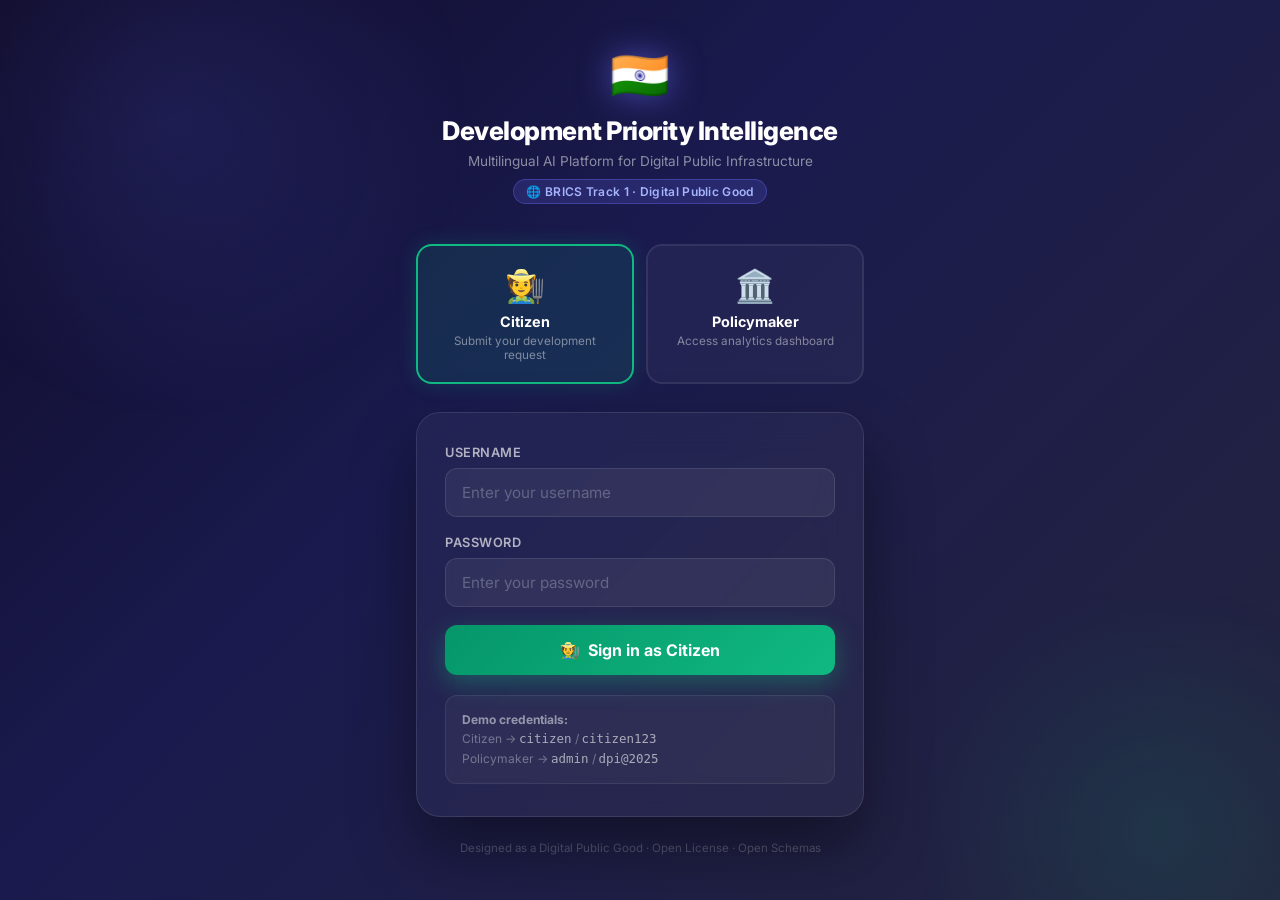
<file: frontend/index.html>
<!DOCTYPE html>
<html lang="en">
<head>
  <meta charset="UTF-8"/>
  <meta name="viewport" content="width=device-width, initial-scale=1.0"/>
  <title>Development Priority Intelligence — BRICS Digital Public Infrastructure</title>
  <meta name="description" content="AI-powered multilingual platform to prioritize government development investments across districts — healthcare, water, roads, education. Track 1 BRICS Hackathon."/>

  <!-- Leaflet CSS (Local Vendor) -->
  <link rel="stylesheet" href="vendor/leaflet/leaflet.css"/>

  <!-- Google Fonts -->
  <link rel="preconnect" href="https://fonts.googleapis.com"/>
  <link rel="preconnect" href="https://fonts.gstatic.com" crossorigin/>
  <link href="https://fonts.googleapis.com/css2?family=Inter:wght@400;500;600;700;800&display=swap" rel="stylesheet"/>

  <!-- App CSS -->
  <link rel="stylesheet" href="css/style.css"/>
</head>
<body>

<!-- Auth guard: redirect to login if not admin -->
<script>
  (function() {
    var role = sessionStorage.getItem('dpi_role');
    if (role !== 'admin') { window.location.href = 'login.html'; }
  })();
</script>

  <!-- ===== TOP BAR ===== -->
  <header class="topbar" role="banner">
    <div class="topbar-brand">
      <span class="topbar-title" data-i18n="app_title">Development Priority Intelligence</span>
      <span class="topbar-tagline" data-i18n="app_tagline">Multilingual AI &amp; Deterministic Analytics Platform for DPI</span>
    </div>
    <div class="topbar-controls">
      <span class="country-pill" aria-label="Country: India">🇮🇳 India</span>
      <nav class="lang-switcher" aria-label="Language switcher">
        <button class="lang-btn active" data-lang="en" aria-label="Switch to English">EN</button>
        <button class="lang-btn" data-lang="hi" aria-label="हिन्दी में बदलें">हि</button>
        <button class="lang-btn" data-lang="mr" aria-label="मराठीत बदला">मरा</button>
      </nav>
      <button id="admin-logout-btn" onclick="(function(){sessionStorage.removeItem('dpi_role');sessionStorage.removeItem('dpi_user');window.location.href='login.html';})()" style="background:rgba(255,255,255,0.12);border:1px solid rgba(255,255,255,0.2);color:rgba(255,255,255,0.85);padding:6px 14px;border-radius:8px;font-size:0.78rem;cursor:pointer;font-family:inherit;">Sign out</button>
    </div>
  </header>

  <!-- Offline notice -->
  <div id="offline-notice" role="status" aria-live="polite">
    ⚠️ <span data-i18n="offline_notice">Offline Demo Mode — Connected to local static mock data.</span>
  </div>

  <!-- ===== MAIN LAYOUT ===== -->
  <div class="main-layout">

    <!-- Left Sidebar: Filters -->
    <aside class="sidebar" role="complementary" aria-label="Filters">
      <h3>Filters</h3>

      <div class="filter-group">
        <label for="filter-state" data-i18n="filter_state">State</label>
        <select id="filter-state" aria-label="Filter by state">
          <option value="all" data-i18n="all_states">All States</option>
          <option value="Maharashtra">Maharashtra</option>
          <option value="Uttar Pradesh">Uttar Pradesh</option>
        </select>
      </div>

      <div class="filter-group">
        <label for="filter-sector" data-i18n="filter_sector">Sector</label>
        <select id="filter-sector" aria-label="Filter by sector">
          <option value="all">All Sectors</option>
          <option value="healthcare" selected>Healthcare</option>
          <option value="water_sanitation" disabled>Water &amp; Sanitation (coming)</option>
          <option value="roads_transport" disabled>Roads &amp; Transport (coming)</option>
          <option value="education" disabled>Education (coming)</option>
        </select>
      </div>

      <div class="filter-group">
        <label for="filter-quality" data-i18n="filter_quality">Data Quality</label>
        <select id="filter-quality" aria-label="Filter by data quality">
          <option value="all" data-i18n="all_qualities">All (Real + Synthetic)</option>
          <option value="real" data-i18n="real_only">Real Data Only</option>
          <option value="synthetic" data-i18n="synthetic_only">Synthetic Only</option>
        </select>
      </div>
    </aside>

    <!-- Center: Map + Tabs -->
    <main class="center-panel" role="main">

      <!-- Leaflet Map -->
      <div id="leaflet-map" aria-label="Pilot district priority map — Pune, Thane, Varanasi"></div>

      <!-- Tab Bar -->
      <nav class="tabs-bar" role="tablist" aria-label="Dashboard views">
        <button class="tab-btn" data-tab="ranked" role="tab" aria-selected="false" aria-controls="tab-ranked-panel" id="tab-btn-ranked">
          📊 <span data-i18n="tab_ranked">Ranked Recommendations</span>
        </button>
        <button class="tab-btn" data-tab="silent" role="tab" aria-selected="false" aria-controls="tab-silent-panel" id="tab-btn-silent">
          🔇 <span data-i18n="tab_silent">Silent Need Flags</span>
        </button>
        <button class="tab-btn" data-tab="mismatch" role="tab" aria-selected="false" aria-controls="tab-mismatch-panel" id="tab-btn-mismatch">
          ⚖️ <span data-i18n="tab_mismatch">Investment–Demand Mismatch</span>
        </button>
        <button class="tab-btn" data-tab="impact" role="tab" aria-selected="false" aria-controls="tab-impact-panel" id="tab-btn-impact">
          📈 <span data-i18n="tab_impact">Impact Measurement</span>
        </button>
        <button class="tab-btn" data-tab="command" role="tab" aria-selected="false" aria-controls="tab-command-panel" id="tab-btn-command">
          🤖 <span data-i18n="tab_command">AI Command Center</span>
        </button>
        <button class="tab-btn" data-tab="submit" role="tab" aria-selected="false" aria-controls="tab-submit-panel" id="tab-btn-submit">
          📝 <span data-i18n="tab_submit">Submit Request</span>
        </button>
      </nav>

      <!-- Tab Content Panels -->
      <div class="tab-panels">
        <div id="tab-ranked-panel" class="tab-panel" role="tabpanel" aria-labelledby="tab-btn-ranked">
          <div id="tab-ranked-content">
            <div class="loading-state">⏳ Loading district rankings...</div>
          </div>
        </div>

        <div id="tab-silent-panel" class="tab-panel" role="tabpanel" aria-labelledby="tab-btn-silent">
          <div id="tab-silent-content">
            <div class="loading-state">⏳ Detecting silent needs...</div>
          </div>
        </div>

        <div id="tab-mismatch-panel" class="tab-panel" role="tabpanel" aria-labelledby="tab-btn-mismatch">
          <div id="tab-mismatch-content">
            <div class="loading-state">⏳ Analysing investment mismatches...</div>
          </div>
        </div>

        <div id="tab-impact-panel" class="tab-panel" role="tabpanel" aria-labelledby="tab-btn-impact">
          <div id="tab-impact-content">
            <div class="loading-state">⏳ Loading impact measurements...</div>
          </div>
        </div>

        <div id="tab-command-panel" class="tab-panel" role="tabpanel" aria-labelledby="tab-btn-command">
          <div id="tab-command-content">
            <div class="loading-state">⏳ Initialising AI command center...</div>
          </div>
        </div>

        <div id="tab-submit-panel" class="tab-panel" role="tabpanel" aria-labelledby="tab-btn-submit">
          <div id="tab-submit-content">
            <div class="loading-state">⏳ Loading citizen request form...</div>
          </div>
        </div>
      </div>

    </main>

    <!-- Right: Evidence Panel -->
    <aside class="evidence-panel" role="complementary" aria-label="District evidence panel">
      <div id="evidence-panel">
        <div class="panel-empty-state">
          <div class="empty-icon">🗺️</div>
          <p>Click a district on the map to view the full evidence panel.</p>
        </div>
      </div>
    </aside>

  </div><!-- /.main-layout -->

  <!-- ===== FOOTER ===== -->
  <footer class="app-footer" role="contentinfo">
    <div id="datasets-footer">
      <div class="loading-state">⏳ Loading dataset information...</div>
    </div>
  </footer>

  <!-- Leaflet JS (Local Vendor) -->
  <script src="vendor/leaflet/leaflet.js"></script>

  <!-- App Scripts in dependency order -->
  <script src="config.js"></script>
  <script src="js/i18n.js"></script>
  <script src="js/api.js"></script>
  <script src="js/charts.js"></script>
  <script src="js/map.js"></script>
  <script src="js/voice.js"></script>
  <script src="js/panels.js"></script>
  <script src="js/app.js"></script>

</body>
</html>
</file>
<file: frontend/vendor/leaflet/leaflet.css>
/* required styles */

.leaflet-pane,
.leaflet-tile,
.leaflet-marker-icon,
.leaflet-marker-shadow,
.leaflet-tile-container,
.leaflet-pane > svg,
.leaflet-pane > canvas,
.leaflet-zoom-box,
.leaflet-image-layer,
.leaflet-layer {
	position: absolute;
	left: 0;
	top: 0;
	}
.leaflet-container {
	overflow: hidden;
	}
.leaflet-tile,
.leaflet-marker-icon,
.leaflet-marker-shadow {
	-webkit-user-select: none;
	   -moz-user-select: none;
	        user-select: none;
	  -webkit-user-drag: none;
	}
/* Prevents IE11 from highlighting tiles in blue */
.leaflet-tile::selection {
	background: transparent;
}
/* Safari renders non-retina tile on retina better with this, but Chrome is worse */
.leaflet-safari .leaflet-tile {
	image-rendering: -webkit-optimize-contrast;
	}
/* hack that prevents hw layers "stretching" when loading new tiles */
.leaflet-safari .leaflet-tile-container {
	width: 1600px;
	height: 1600px;
	-webkit-transform-origin: 0 0;
	}
.leaflet-marker-icon,
.leaflet-marker-shadow {
	display: block;
	}
/* .leaflet-container svg: reset svg max-width decleration shipped in Joomla! (joomla.org) 3.x */
/* .leaflet-container img: map is broken in FF if you have max-width: 100% on tiles */
.leaflet-container .leaflet-overlay-pane svg {
	max-width: none !important;
	max-height: none !important;
	}
.leaflet-container .leaflet-marker-pane img,
.leaflet-container .leaflet-shadow-pane img,
.leaflet-container .leaflet-tile-pane img,
.leaflet-container img.leaflet-image-layer,
.leaflet-container .leaflet-tile {
	max-width: none !important;
	max-height: none !important;
	width: auto;
	padding: 0;
	}

.leaflet-container img.leaflet-tile {
	/* See: https://bugs.chromium.org/p/chromium/issues/detail?id=600120 */
	mix-blend-mode: plus-lighter;
}

.leaflet-container.leaflet-touch-zoom {
	-ms-touch-action: pan-x pan-y;
	touch-action: pan-x pan-y;
	}
.leaflet-container.leaflet-touch-drag {
	-ms-touch-action: pinch-zoom;
	/* Fallback for FF which doesn't support pinch-zoom */
	touch-action: none;
	touch-action: pinch-zoom;
}
.leaflet-container.leaflet-touch-drag.leaflet-touch-zoom {
	-ms-touch-action: none;
	touch-action: none;
}
.leaflet-container {
	-webkit-tap-highlight-color: transparent;
}
.leaflet-container a {
	-webkit-tap-highlight-color: rgba(51, 181, 229, 0.4);
}
.leaflet-tile {
	filter: inherit;
	visibility: hidden;
	}
.leaflet-tile-loaded {
	visibility: inherit;
	}
.leaflet-zoom-box {
	width: 0;
	height: 0;
	-moz-box-sizing: border-box;
	     box-sizing: border-box;
	z-index: 800;
	}
/* workaround for https://bugzilla.mozilla.org/show_bug.cgi?id=888319 */
.leaflet-overlay-pane svg {
	-moz-user-select: none;
	}

.leaflet-pane         { z-index: 400; }

.leaflet-tile-pane    { z-index: 200; }
.leaflet-overlay-pane { z-index: 400; }
.leaflet-shadow-pane  { z-index: 500; }
.leaflet-marker-pane  { z-index: 600; }
.leaflet-tooltip-pane   { z-index: 650; }
.leaflet-popup-pane   { z-index: 700; }

.leaflet-map-pane canvas { z-index: 100; }
.leaflet-map-pane svg    { z-index: 200; }

.leaflet-vml-shape {
	width: 1px;
	height: 1px;
	}
.lvml {
	behavior: url(#default#VML);
	display: inline-block;
	position: absolute;
	}


/* control positioning */

.leaflet-control {
	position: relative;
	z-index: 800;
	pointer-events: visiblePainted; /* IE 9-10 doesn't have auto */
	pointer-events: auto;
	}
.leaflet-top,
.leaflet-bottom {
	position: absolute;
	z-index: 1000;
	pointer-events: none;
	}
.leaflet-top {
	top: 0;
	}
.leaflet-right {
	right: 0;
	}
.leaflet-bottom {
	bottom: 0;
	}
.leaflet-left {
	left: 0;
	}
.leaflet-control {
	float: left;
	clear: both;
	}
.leaflet-right .leaflet-control {
	float: right;
	}
.leaflet-top .leaflet-control {
	margin-top: 10px;
	}
.leaflet-bottom .leaflet-control {
	margin-bottom: 10px;
	}
.leaflet-left .leaflet-control {
	margin-left: 10px;
	}
.leaflet-right .leaflet-control {
	margin-right: 10px;
	}


/* zoom and fade animations */

.leaflet-fade-anim .leaflet-popup {
	opacity: 0;
	-webkit-transition: opacity 0.2s linear;
	   -moz-transition: opacity 0.2s linear;
	        transition: opacity 0.2s linear;
	}
.leaflet-fade-anim .leaflet-map-pane .leaflet-popup {
	opacity: 1;
	}
.leaflet-zoom-animated {
	-webkit-transform-origin: 0 0;
	    -ms-transform-origin: 0 0;
	        transform-origin: 0 0;
	}
svg.leaflet-zoom-animated {
	will-change: transform;
}

.leaflet-zoom-anim .leaflet-zoom-animated {
	-webkit-transition: -webkit-transform 0.25s cubic-bezier(0,0,0.25,1);
	   -moz-transition:    -moz-transform 0.25s cubic-bezier(0,0,0.25,1);
	        transition:         transform 0.25s cubic-bezier(0,0,0.25,1);
	}
.leaflet-zoom-anim .leaflet-tile,
.leaflet-pan-anim .leaflet-tile {
	-webkit-transition: none;
	   -moz-transition: none;
	        transition: none;
	}

.leaflet-zoom-anim .leaflet-zoom-hide {
	visibility: hidden;
	}


/* cursors */

.leaflet-interactive {
	cursor: pointer;
	}
.leaflet-grab {
	cursor: -webkit-grab;
	cursor:    -moz-grab;
	cursor:         grab;
	}
.leaflet-crosshair,
.leaflet-crosshair .leaflet-interactive {
	cursor: crosshair;
	}
.leaflet-popup-pane,
.leaflet-control {
	cursor: auto;
	}
.leaflet-dragging .leaflet-grab,
.leaflet-dragging .leaflet-grab .leaflet-interactive,
.leaflet-dragging .leaflet-marker-draggable {
	cursor: move;
	cursor: -webkit-grabbing;
	cursor:    -moz-grabbing;
	cursor:         grabbing;
	}

/* marker & overlays interactivity */
.leaflet-marker-icon,
.leaflet-marker-shadow,
.leaflet-image-layer,
.leaflet-pane > svg path,
.leaflet-tile-container {
	pointer-events: none;
	}

.leaflet-marker-icon.leaflet-interactive,
.leaflet-image-layer.leaflet-interactive,
.leaflet-pane > svg path.leaflet-interactive,
svg.leaflet-image-layer.leaflet-interactive path {
	pointer-events: visiblePainted; /* IE 9-10 doesn't have auto */
	pointer-events: auto;
	}

/* visual tweaks */

.leaflet-container {
	background: #ddd;
	outline-offset: 1px;
	}
.leaflet-container a {
	color: #0078A8;
	}
.leaflet-zoom-box {
	border: 2px dotted #38f;
	background: rgba(255,255,255,0.5);
	}


/* general typography */
.leaflet-container {
	font-family: "Helvetica Neue", Arial, Helvetica, sans-serif;
	font-size: 12px;
	font-size: 0.75rem;
	line-height: 1.5;
	}


/* general toolbar styles */

.leaflet-bar {
	box-shadow: 0 1px 5px rgba(0,0,0,0.65);
	border-radius: 4px;
	}
.leaflet-bar a {
	background-color: #fff;
	border-bottom: 1px solid #ccc;
	width: 26px;
	height: 26px;
	line-height: 26px;
	display: block;
	text-align: center;
	text-decoration: none;
	color: black;
	}
.leaflet-bar a,
.leaflet-control-layers-toggle {
	background-position: 50% 50%;
	background-repeat: no-repeat;
	display: block;
	}
.leaflet-bar a:hover,
.leaflet-bar a:focus {
	background-color: #f4f4f4;
	}
.leaflet-bar a:first-child {
	border-top-left-radius: 4px;
	border-top-right-radius: 4px;
	}
.leaflet-bar a:last-child {
	border-bottom-left-radius: 4px;
	border-bottom-right-radius: 4px;
	border-bottom: none;
	}
.leaflet-bar a.leaflet-disabled {
	cursor: default;
	background-color: #f4f4f4;
	color: #bbb;
	}

.leaflet-touch .leaflet-bar a {
	width: 30px;
	height: 30px;
	line-height: 30px;
	}
.leaflet-touch .leaflet-bar a:first-child {
	border-top-left-radius: 2px;
	border-top-right-radius: 2px;
	}
.leaflet-touch .leaflet-bar a:last-child {
	border-bottom-left-radius: 2px;
	border-bottom-right-radius: 2px;
	}

/* zoom control */

.leaflet-control-zoom-in,
.leaflet-control-zoom-out {
	font: bold 18px 'Lucida Console', Monaco, monospace;
	text-indent: 1px;
	}

.leaflet-touch .leaflet-control-zoom-in, .leaflet-touch .leaflet-control-zoom-out  {
	font-size: 22px;
	}


/* layers control */

.leaflet-control-layers {
	box-shadow: 0 1px 5px rgba(0,0,0,0.4);
	background: #fff;
	border-radius: 5px;
	}
.leaflet-control-layers-toggle {
	background-image: url(images/layers.png);
	width: 36px;
	height: 36px;
	}
.leaflet-retina .leaflet-control-layers-toggle {
	background-image: url(images/layers-2x.png);
	background-size: 26px 26px;
	}
.leaflet-touch .leaflet-control-layers-toggle {
	width: 44px;
	height: 44px;
	}
.leaflet-control-layers .leaflet-control-layers-list,
.leaflet-control-layers-expanded .leaflet-control-layers-toggle {
	display: none;
	}
.leaflet-control-layers-expanded .leaflet-control-layers-list {
	display: block;
	position: relative;
	}
.leaflet-control-layers-expanded {
	padding: 6px 10px 6px 6px;
	color: #333;
	background: #fff;
	}
.leaflet-control-layers-scrollbar {
	overflow-y: scroll;
	overflow-x: hidden;
	padding-right: 5px;
	}
.leaflet-control-layers-selector {
	margin-top: 2px;
	position: relative;
	top: 1px;
	}
.leaflet-control-layers label {
	display: block;
	font-size: 13px;
	font-size: 1.08333em;
	}
.leaflet-control-layers-separator {
	height: 0;
	border-top: 1px solid #ddd;
	margin: 5px -10px 5px -6px;
	}

/* Default icon URLs */
.leaflet-default-icon-path { /* used only in path-guessing heuristic, see L.Icon.Default */
	background-image: url(images/marker-icon.png);
	}


/* attribution and scale controls */

.leaflet-container .leaflet-control-attribution {
	background: #fff;
	background: rgba(255, 255, 255, 0.8);
	margin: 0;
	}
.leaflet-control-attribution,
.leaflet-control-scale-line {
	padding: 0 5px;
	color: #333;
	line-height: 1.4;
	}
.leaflet-control-attribution a {
	text-decoration: none;
	}
.leaflet-control-attribution a:hover,
.leaflet-control-attribution a:focus {
	text-decoration: underline;
	}
.leaflet-attribution-flag {
	display: inline !important;
	vertical-align: baseline !important;
	width: 1em;
	height: 0.6669em;
	}
.leaflet-left .leaflet-control-scale {
	margin-left: 5px;
	}
.leaflet-bottom .leaflet-control-scale {
	margin-bottom: 5px;
	}
.leaflet-control-scale-line {
	border: 2px solid #777;
	border-top: none;
	line-height: 1.1;
	padding: 2px 5px 1px;
	white-space: nowrap;
	-moz-box-sizing: border-box;
	     box-sizing: border-box;
	background: rgba(255, 255, 255, 0.8);
	text-shadow: 1px 1px #fff;
	}
.leaflet-control-scale-line:not(:first-child) {
	border-top: 2px solid #777;
	border-bottom: none;
	margin-top: -2px;
	}
.leaflet-control-scale-line:not(:first-child):not(:last-child) {
	border-bottom: 2px solid #777;
	}

.leaflet-touch .leaflet-control-attribution,
.leaflet-touch .leaflet-control-layers,
.leaflet-touch .leaflet-bar {
	box-shadow: none;
	}
.leaflet-touch .leaflet-control-layers,
.leaflet-touch .leaflet-bar {
	border: 2px solid rgba(0,0,0,0.2);
	background-clip: padding-box;
	}


/* popup */

.leaflet-popup {
	position: absolute;
	text-align: center;
	margin-bottom: 20px;
	}
.leaflet-popup-content-wrapper {
	padding: 1px;
	text-align: left;
	border-radius: 12px;
	}
.leaflet-popup-content {
	margin: 13px 24px 13px 20px;
	line-height: 1.3;
	font-size: 13px;
	font-size: 1.08333em;
	min-height: 1px;
	}
.leaflet-popup-content p {
	margin: 17px 0;
	margin: 1.3em 0;
	}
.leaflet-popup-tip-container {
	width: 40px;
	height: 20px;
	position: absolute;
	left: 50%;
	margin-top: -1px;
	margin-left: -20px;
	overflow: hidden;
	pointer-events: none;
	}
.leaflet-popup-tip {
	width: 17px;
	height: 17px;
	padding: 1px;

	margin: -10px auto 0;
	pointer-events: auto;

	-webkit-transform: rotate(45deg);
	   -moz-transform: rotate(45deg);
	    -ms-transform: rotate(45deg);
	        transform: rotate(45deg);
	}
.leaflet-popup-content-wrapper,
.leaflet-popup-tip {
	background: white;
	color: #333;
	box-shadow: 0 3px 14px rgba(0,0,0,0.4);
	}
.leaflet-container a.leaflet-popup-close-button {
	position: absolute;
	top: 0;
	right: 0;
	border: none;
	text-align: center;
	width: 24px;
	height: 24px;
	font: 16px/24px Tahoma, Verdana, sans-serif;
	color: #757575;
	text-decoration: none;
	background: transparent;
	}
.leaflet-container a.leaflet-popup-close-button:hover,
.leaflet-container a.leaflet-popup-close-button:focus {
	color: #585858;
	}
.leaflet-popup-scrolled {
	overflow: auto;
	}

.leaflet-oldie .leaflet-popup-content-wrapper {
	-ms-zoom: 1;
	}
.leaflet-oldie .leaflet-popup-tip {
	width: 24px;
	margin: 0 auto;

	-ms-filter: "progid:DXImageTransform.Microsoft.Matrix(M11=0.70710678, M12=0.70710678, M21=-0.70710678, M22=0.70710678)";
	filter: progid:DXImageTransform.Microsoft.Matrix(M11=0.70710678, M12=0.70710678, M21=-0.70710678, M22=0.70710678);
	}

.leaflet-oldie .leaflet-control-zoom,
.leaflet-oldie .leaflet-control-layers,
.leaflet-oldie .leaflet-popup-content-wrapper,
.leaflet-oldie .leaflet-popup-tip {
	border: 1px solid #999;
	}


/* div icon */

.leaflet-div-icon {
	background: #fff;
	border: 1px solid #666;
	}


/* Tooltip */
/* Base styles for the element that has a tooltip */
.leaflet-tooltip {
	position: absolute;
	padding: 6px;
	background-color: #fff;
	border: 1px solid #fff;
	border-radius: 3px;
	color: #222;
	white-space: nowrap;
	-webkit-user-select: none;
	-moz-user-select: none;
	-ms-user-select: none;
	user-select: none;
	pointer-events: none;
	box-shadow: 0 1px 3px rgba(0,0,0,0.4);
	}
.leaflet-tooltip.leaflet-interactive {
	cursor: pointer;
	pointer-events: auto;
	}
.leaflet-tooltip-top:before,
.leaflet-tooltip-bottom:before,
.leaflet-tooltip-left:before,
.leaflet-tooltip-right:before {
	position: absolute;
	pointer-events: none;
	border: 6px solid transparent;
	background: transparent;
	content: "";
	}

/* Directions */

.leaflet-tooltip-bottom {
	margin-top: 6px;
}
.leaflet-tooltip-top {
	margin-top: -6px;
}
.leaflet-tooltip-bottom:before,
.leaflet-tooltip-top:before {
	left: 50%;
	margin-left: -6px;
	}
.leaflet-tooltip-top:before {
	bottom: 0;
	margin-bottom: -12px;
	border-top-color: #fff;
	}
.leaflet-tooltip-bottom:before {
	top: 0;
	margin-top: -12px;
	margin-left: -6px;
	border-bottom-color: #fff;
	}
.leaflet-tooltip-left {
	margin-left: -6px;
}
.leaflet-tooltip-right {
	margin-left: 6px;
}
.leaflet-tooltip-left:before,
.leaflet-tooltip-right:before {
	top: 50%;
	margin-top: -6px;
	}
.leaflet-tooltip-left:before {
	right: 0;
	margin-right: -12px;
	border-left-color: #fff;
	}
.leaflet-tooltip-right:before {
	left: 0;
	margin-left: -12px;
	border-right-color: #fff;
	}

/* Printing */

@media print {
	/* Prevent printers from removing background-images of controls. */
	.leaflet-control {
		-webkit-print-color-adjust: exact;
		print-color-adjust: exact;
		}
	}
</file>
<file: frontend/css/style.css>
/* ======================================================
   Development Priority Intelligence — Dashboard CSS
   Clean, accessible, government-dashboard aesthetic
   ====================================================== */

:root {
  --color-bg: #f8fafc;
  --color-surface: #ffffff;
  --color-border: #e2e8f0;
  --color-text-primary: #0f172a;
  --color-text-secondary: #475569;
  --color-accent: #1d4ed8;
  --color-accent-light: #eff6ff;
  --color-real: #059669;
  --color-synthetic: #d97706;
  --color-danger: #dc2626;
  --color-warning: #d97706;
  --color-success: #059669;
  --color-score-high: #dc2626;
  --color-score-med: #d97706;
  --color-score-low: #059669;
  --font-stack: "Inter", system-ui, -apple-system, "Segoe UI", Roboto, sans-serif;
  --radius: 8px;
  --radius-sm: 4px;
  --shadow-sm: 0 1px 3px rgba(0,0,0,0.08);
  --shadow-md: 0 4px 12px rgba(0,0,0,0.08);
  --topbar-height: 60px;
  --sidebar-width: 220px;
}

*, *::before, *::after { box-sizing: border-box; margin: 0; padding: 0; }

body {
  font-family: var(--font-stack);
  background: var(--color-bg);
  color: var(--color-text-primary);
  font-size: 14px;
  line-height: 1.5;
  min-height: 100vh;
}

/* ---- Top Bar ---- */
.topbar {
  position: sticky;
  top: 0;
  z-index: 1000;
  background: var(--color-accent);
  color: #ffffff;
  height: var(--topbar-height);
  display: flex;
  align-items: center;
  gap: 16px;
  padding: 0 20px;
  box-shadow: 0 2px 8px rgba(0,0,0,0.15);
}

.topbar-brand { display: flex; flex-direction: column; flex: 1; }
.topbar-title { font-size: 17px; font-weight: 700; letter-spacing: -0.3px; }
.topbar-tagline { font-size: 11px; opacity: 0.8; }

.topbar-controls { display: flex; align-items: center; gap: 10px; }

.country-pill {
  background: rgba(255,255,255,0.15);
  border: 1px solid rgba(255,255,255,0.3);
  border-radius: 20px;
  padding: 4px 12px;
  font-size: 12px;
  font-weight: 600;
  color: #ffffff;
}

.lang-switcher { display: flex; gap: 4px; }
.lang-btn {
  background: rgba(255,255,255,0.15);
  border: 1px solid rgba(255,255,255,0.3);
  border-radius: 4px;
  padding: 4px 10px;
  font-size: 12px;
  color: #ffffff;
  cursor: pointer;
  transition: background 0.2s;
}
.lang-btn:hover, .lang-btn.active {
  background: rgba(255,255,255,0.95);
  color: var(--color-accent);
}

/* ---- Offline Notice ---- */
#offline-notice {
  display: none;
  background: #fef3c7;
  border-bottom: 1px solid #fbbf24;
  color: #92400e;
  padding: 8px 20px;
  font-size: 13px;
  font-weight: 600;
}

/* ---- Main Layout ---- */
.main-layout {
  display: grid;
  grid-template-columns: var(--sidebar-width) 1fr 300px;
  grid-template-rows: 1fr;
  height: calc(100vh - var(--topbar-height));
}

/* ---- Sidebar ---- */
.sidebar {
  background: var(--color-surface);
  border-right: 1px solid var(--color-border);
  padding: 16px;
  overflow-y: auto;
}
.sidebar h3 {
  font-size: 11px;
  font-weight: 700;
  text-transform: uppercase;
  letter-spacing: 0.8px;
  color: var(--color-text-secondary);
  margin-bottom: 12px;
}
.filter-group { margin-bottom: 16px; }
.filter-group label {
  display: block;
  font-size: 12px;
  font-weight: 600;
  color: var(--color-text-secondary);
  margin-bottom: 4px;
}
.filter-group select {
  width: 100%;
  padding: 7px 10px;
  border: 1px solid var(--color-border);
  border-radius: var(--radius-sm);
  background: var(--color-bg);
  font-family: var(--font-stack);
  font-size: 13px;
  color: var(--color-text-primary);
  cursor: pointer;
}
.filter-group select:focus {
  outline: 2px solid var(--color-accent);
  border-color: var(--color-accent);
}

/* ---- Center Panel ---- */
.center-panel {
  display: flex;
  flex-direction: column;
  overflow: hidden;
}

#leaflet-map {
  flex: 0 0 40%;
  min-height: 320px;
  background: #e2e8f0;
}

/* ---- Tabs ---- */
.tabs-bar {
  display: flex;
  background: var(--color-surface);
  border-bottom: 2px solid var(--color-border);
  overflow-x: auto;
  flex-shrink: 0;
}
.tab-btn {
  padding: 10px 16px;
  border: none;
  background: transparent;
  font-family: var(--font-stack);
  font-size: 12px;
  font-weight: 600;
  color: var(--color-text-secondary);
  cursor: pointer;
  white-space: nowrap;
  border-bottom: 3px solid transparent;
  margin-bottom: -2px;
  transition: all 0.2s;
}
.tab-btn:hover { color: var(--color-accent); background: var(--color-accent-light); }
.tab-btn.active { color: var(--color-accent); border-bottom-color: var(--color-accent); }

.tab-panels { flex: 1; overflow-y: auto; }
.tab-panel { display: none; padding: 16px; }
.tab-panel.active { display: block; }

/* ---- Right Evidence Panel ---- */
.evidence-panel {
  background: var(--color-surface);
  border-left: 1px solid var(--color-border);
  overflow-y: auto;
  padding: 16px;
}

/* ---- Cards ---- */
.card {
  background: var(--color-surface);
  border: 1px solid var(--color-border);
  border-radius: var(--radius);
  padding: 14px;
  margin-bottom: 12px;
  box-shadow: var(--shadow-sm);
}
.card h4 {
  font-size: 13px;
  font-weight: 700;
  color: var(--color-text-secondary);
  text-transform: uppercase;
  letter-spacing: 0.5px;
  margin-bottom: 10px;
}

/* ---- Badges ---- */
.badge {
  display: inline-block;
  padding: 2px 8px;
  border-radius: 20px;
  font-size: 10px;
  font-weight: 700;
  letter-spacing: 0.3px;
  vertical-align: middle;
  margin-left: 6px;
}
.badge-real { background: #d1fae5; color: #065f46; }
.badge-synthetic { background: #fef3c7; color: #92400e; }

/* ---- Evidence Panel Elements ---- */
.evidence-header { display: flex; align-items: center; justify-content: space-between; margin-bottom: 12px; }
.evidence-header h3 { font-size: 18px; font-weight: 700; }
.state-tag {
  font-size: 11px;
  font-weight: 500;
  color: var(--color-text-secondary);
  background: var(--color-bg);
  border: 1px solid var(--color-border);
  border-radius: 4px;
  padding: 1px 6px;
  margin-left: 6px;
}

.score-display {
  display: flex;
  align-items: center;
  gap: 16px;
  padding: 12px;
  background: var(--color-accent-light);
  border-radius: var(--radius);
  margin-bottom: 12px;
}
.score-ring {
  width: 72px;
  height: 72px;
  border-radius: 50%;
  background: conic-gradient(var(--color-accent) calc(var(--score) * 1%), #e2e8f0 0);
  display: flex;
  flex-direction: column;
  align-items: center;
  justify-content: center;
  position: relative;
}
.score-ring::before {
  content: "";
  position: absolute;
  width: 54px;
  height: 54px;
  background: white;
  border-radius: 50%;
}
.score-value {
  position: relative;
  z-index: 1;
  font-size: 20px;
  font-weight: 800;
  color: var(--color-accent);
}
.score-label { position: relative; z-index: 1; font-size: 10px; color: var(--color-text-secondary); }

.rank-badge {
  display: inline-block;
  background: var(--color-accent);
  color: white;
  border-radius: 4px;
  padding: 3px 8px;
  font-size: 12px;
  font-weight: 700;
  margin-bottom: 4px;
}
.sector-tag {
  font-size: 11px;
  text-transform: capitalize;
  color: var(--color-text-secondary);
}

/* ---- Stats Grid ---- */
.stats-grid {
  display: grid;
  grid-template-columns: repeat(2, 1fr);
  gap: 8px;
}
.stat-item {
  background: var(--color-bg);
  border-radius: var(--radius-sm);
  padding: 10px;
  text-align: center;
}
.stat-value { display: block; font-size: 20px; font-weight: 800; color: var(--color-accent); }
.stat-label { display: block; font-size: 10px; color: var(--color-text-secondary); font-weight: 600; text-transform: uppercase; }

.explanation-text { font-size: 13px; line-height: 1.6; margin-bottom: 8px; }
.footnote-text { font-size: 11px; color: var(--color-text-secondary); font-style: italic; }

.status-chip {
  display: inline-block;
  padding: 3px 10px;
  border-radius: 20px;
  font-size: 11px;
  font-weight: 700;
  margin-bottom: 6px;
}
.chip-ongoing { background: #dbeafe; color: #1e40af; }
.chip-completed { background: #d1fae5; color: #065f46; }
.chip-gap { background: #fee2e2; color: #991b1b; }
.project-name { font-size: 13px; color: var(--color-text-primary); }

/* ---- Data Table ---- */
.data-table {
  width: 100%;
  border-collapse: collapse;
  font-size: 13px;
}
.data-table th {
  background: var(--color-bg);
  color: var(--color-text-secondary);
  font-size: 11px;
  font-weight: 700;
  text-transform: uppercase;
  letter-spacing: 0.5px;
  padding: 8px 10px;
  text-align: left;
  border-bottom: 2px solid var(--color-border);
}
.data-table td {
  padding: 10px;
  border-bottom: 1px solid var(--color-border);
  vertical-align: middle;
}
.table-row { cursor: pointer; transition: background 0.15s; }
.table-row:hover { background: var(--color-accent-light); }
.table-row:focus { outline: 2px solid var(--color-accent); }

.score-pill {
  display: inline-block;
  padding: 2px 10px;
  border-radius: 20px;
  font-weight: 700;
  font-size: 12px;
}
.score-high { background: #fee2e2; color: #991b1b; }
.score-med { background: #fef3c7; color: #92400e; }
.score-low { background: #d1fae5; color: #065f46; }

/* ---- Alert Cards ---- */
.alert-card {
  border-radius: var(--radius);
  padding: 14px;
  margin-bottom: 12px;
  border-left: 4px solid transparent;
}
.alert-silent { background: #f0f9ff; border-left-color: #0284c7; }
.alert-danger { background: #fff1f2; border-left-color: var(--color-danger); }
.alert-warning { background: #fffbeb; border-left-color: var(--color-warning); }

.alert-header {
  display: flex;
  justify-content: space-between;
  align-items: center;
  margin-bottom: 6px;
  font-weight: 600;
}
.severity-badge {
  font-size: 11px;
  font-weight: 700;
  background: #e0f2fe;
  color: #0369a1;
  border-radius: 4px;
  padding: 2px 8px;
}
.chip { border-radius: 4px; padding: 2px 8px; font-size: 10px; font-weight: 700; }
.chip-red { background: #fee2e2; color: #991b1b; }
.chip-amber { background: #fef3c7; color: #92400e; }

/* ---- Impact Cards ---- */
.impact-card { }
.impact-header { display: flex; align-items: center; justify-content: space-between; margin-bottom: 8px; }
.impact-meta { display: flex; flex-wrap: wrap; gap: 12px; font-size: 12px; color: var(--color-text-secondary); margin-bottom: 12px; }
.before-after-chart { margin: 12px 0; }
.bar-label { font-size: 12px; margin-bottom: 4px; }
.bar-track { height: 18px; background: var(--color-bg); border-radius: 9px; overflow: hidden; }
.bar-fill { height: 100%; border-radius: 9px; transition: width 0.5s ease; }
.bar-before { background: #fca5a5; }
.bar-after { background: #86efac; }
.impact-result { font-weight: 700; font-size: 14px; padding: 8px 12px; border-radius: var(--radius-sm); margin-top: 10px; }
.positive-impact { background: #d1fae5; color: #065f46; }
.mod-impact { background: #e0f2fe; color: #0369a1; }
.neutral-impact { background: #f1f5f9; color: var(--color-text-secondary); }
.disclaimer-text { font-size: 11px; color: var(--color-text-secondary); font-style: italic; margin-top: 6px; }

/* ---- Command Center ---- */
.command-center { }
.query-input-row { display: flex; gap: 8px; margin: 12px 0; }
.query-input-row input {
  flex: 1;
  padding: 10px 12px;
  border: 1.5px solid var(--color-border);
  border-radius: var(--radius-sm);
  font-family: var(--font-stack);
  font-size: 13px;
}
.query-input-row input:focus { outline: none; border-color: var(--color-accent); }
.example-queries { display: flex; flex-direction: column; gap: 6px; }
.btn-example {
  background: var(--color-bg);
  border: 1px solid var(--color-border);
  border-radius: var(--radius-sm);
  padding: 6px 12px;
  font-size: 12px;
  cursor: pointer;
  text-align: left;
  color: var(--color-accent);
  transition: background 0.15s;
}
.btn-example:hover { background: var(--color-accent-light); }

.filter-json {
  background: #f8fafc;
  border: 1px solid var(--color-border);
  border-radius: var(--radius-sm);
  padding: 10px;
  font-size: 12px;
  font-family: monospace;
  overflow-x: auto;
  margin: 10px 0;
}
.interpretation-text { font-size: 13px; color: var(--color-text-secondary); font-style: italic; }

/* ---- Submit Form ---- */
.form-group { margin-bottom: 14px; }
.form-group label { display: block; font-size: 12px; font-weight: 600; color: var(--color-text-secondary); margin-bottom: 4px; }
.form-group select, .form-group textarea {
  width: 100%;
  padding: 9px 12px;
  border: 1.5px solid var(--color-border);
  border-radius: var(--radius-sm);
  font-family: var(--font-stack);
  font-size: 13px;
  background: var(--color-surface);
}
.form-group select:focus, .form-group textarea:focus {
  outline: none;
  border-color: var(--color-accent);
}
.textarea-row { display: flex; gap: 8px; align-items: flex-start; }
.textarea-row textarea { flex: 1; resize: vertical; }
.btn-mic {
  flex-shrink: 0;
  width: 42px;
  height: 42px;
  border-radius: 50%;
  border: 2px solid var(--color-accent);
  background: var(--color-accent-light);
  font-size: 18px;
  cursor: pointer;
  transition: background 0.2s;
  display: flex;
  align-items: center;
  justify-content: center;
}
.btn-mic:hover { background: var(--color-accent); }
.btn-mic:disabled { opacity: 0.4; cursor: not-allowed; }
.voice-unsupported-msg { font-size: 11px; color: var(--color-danger); margin-top: 4px; }
.voice-hint { font-size: 11px; color: var(--color-text-secondary); margin-top: 4px; }

/* ---- Buttons ---- */
.btn-primary {
  background: var(--color-accent);
  color: white;
  border: none;
  border-radius: var(--radius-sm);
  padding: 10px 18px;
  font-family: var(--font-stack);
  font-size: 13px;
  font-weight: 700;
  cursor: pointer;
  transition: background 0.2s;
}
.btn-primary:hover { background: #1e40af; }

/* ---- Map Legend ---- */
.map-legend-card {
  background: white;
  border-radius: var(--radius-sm);
  padding: 10px 14px;
  box-shadow: var(--shadow-md);
  font-size: 12px;
  line-height: 1.8;
}
.legend-dot {
  display: inline-block;
  width: 12px;
  height: 12px;
  border-radius: 50%;
  margin-right: 6px;
  vertical-align: middle;
}
.dot-red { background: #ef4444; }
.dot-amber { background: #f59e0b; }
.dot-green { background: #10b981; }

/* ---- Map Popup ---- */
.map-popup-content { font-family: var(--font-stack); font-size: 13px; max-width: 220px; }
.map-popup-content h4 { font-size: 14px; margin: 4px 0; }
.btn-popup-select {
  margin-top: 8px;
  background: var(--color-accent);
  color: white;
  border: none;
  border-radius: 4px;
  padding: 6px 12px;
  cursor: pointer;
  font-size: 12px;
  width: 100%;
}

/* ---- Empty / Loading States ---- */
.panel-empty-state {
  display: flex;
  flex-direction: column;
  align-items: center;
  justify-content: center;
  padding: 40px 20px;
  color: var(--color-text-secondary);
  text-align: center;
  gap: 10px;
}
.empty-icon { font-size: 40px; }
.loading-state { padding: 20px; color: var(--color-text-secondary); text-align: center; }

/* ---- Footer ---- */
.app-footer {
  background: var(--color-surface);
  border-top: 1px solid var(--color-border);
  padding: 16px 20px;
  font-size: 12px;
}
.footer-datasets { margin-bottom: 8px; }
.footer-datasets h4 { font-size: 12px; font-weight: 700; margin-bottom: 8px; color: var(--color-text-secondary); }
.ds-item { display: flex; align-items: center; gap: 8px; padding: 4px 0; border-bottom: 1px solid var(--color-border); }
.ds-meta { color: var(--color-text-secondary); margin-left: auto; }
.census-note { color: var(--color-text-secondary); font-style: italic; margin-top: 8px; }

/* ---- Responsive (Mobile) ---- */
@media (max-width: 900px) {
  .main-layout {
    display: flex;
    flex-direction: column;
    height: auto;
    overflow: visible;
  }
  .sidebar {
    display: flex;
    flex-direction: row;
    flex-wrap: wrap;
    gap: 12px;
    border-right: none;
    border-bottom: 1px solid var(--color-border);
    padding: 12px;
  }
  .sidebar h3 { display: none; }
  .filter-group { min-width: 140px; flex: 1; }
  #leaflet-map { min-height: 250px; }
  .evidence-panel {
    border-left: none;
    border-top: 1px solid var(--color-border);
  }
  .stats-grid { grid-template-columns: repeat(4, 1fr); }
  .topbar-tagline { display: none; }
}
</file>
